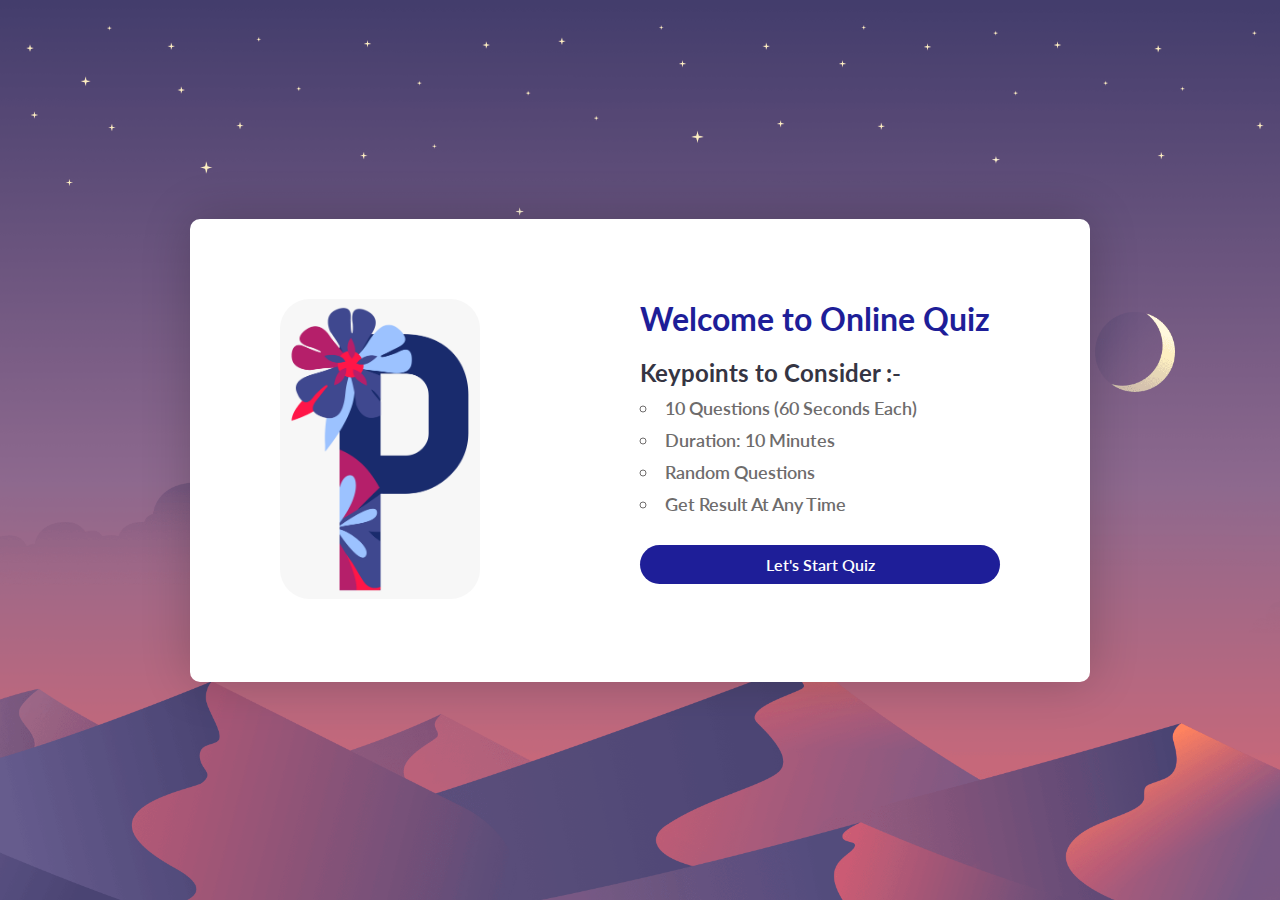
<file: index.html>
<!DOCTYPE html>
<html lang="en">
    <head>
        <meta charset="UTF-8" />
        <meta name="viewport" content="width=device-width, initial-scale=1.0" />
        <title>Online Quiz</title>
        <link rel="stylesheet" href="css/style.css" />
    </head>
    <body>
        <div class="container">
            <div class="left-side">
                <img src="./img/p logo.png" alt="Quiz logo" class="tilt">
            </div>
            <div class="right-side">
                <h1>Welcome to Online Quiz</h1>
                <h2>Keypoints to Consider :-</h2>
                <ul>
                    <li>10 Questions (60 Seconds Each)</li>
                    <li>Duration: 10 Minutes</li>
                    <li>Random Questions</li>
                    <li>Get Result At Any Time</li>
                </ul>
                <a href="./questions.html">Let's Start Quiz</a>
            </div>
        </div>
    </body>
    <script src="js/jquery-3.5.1.min.js"></script>
    <script src="js/tilt.min.js"></script>
    
    <!--to apply titl functionality to the icon on home page-->
    <script>
        $(".tilt").tilt({
            scale: 1.2,
        });
    </script>
</html>
</file>
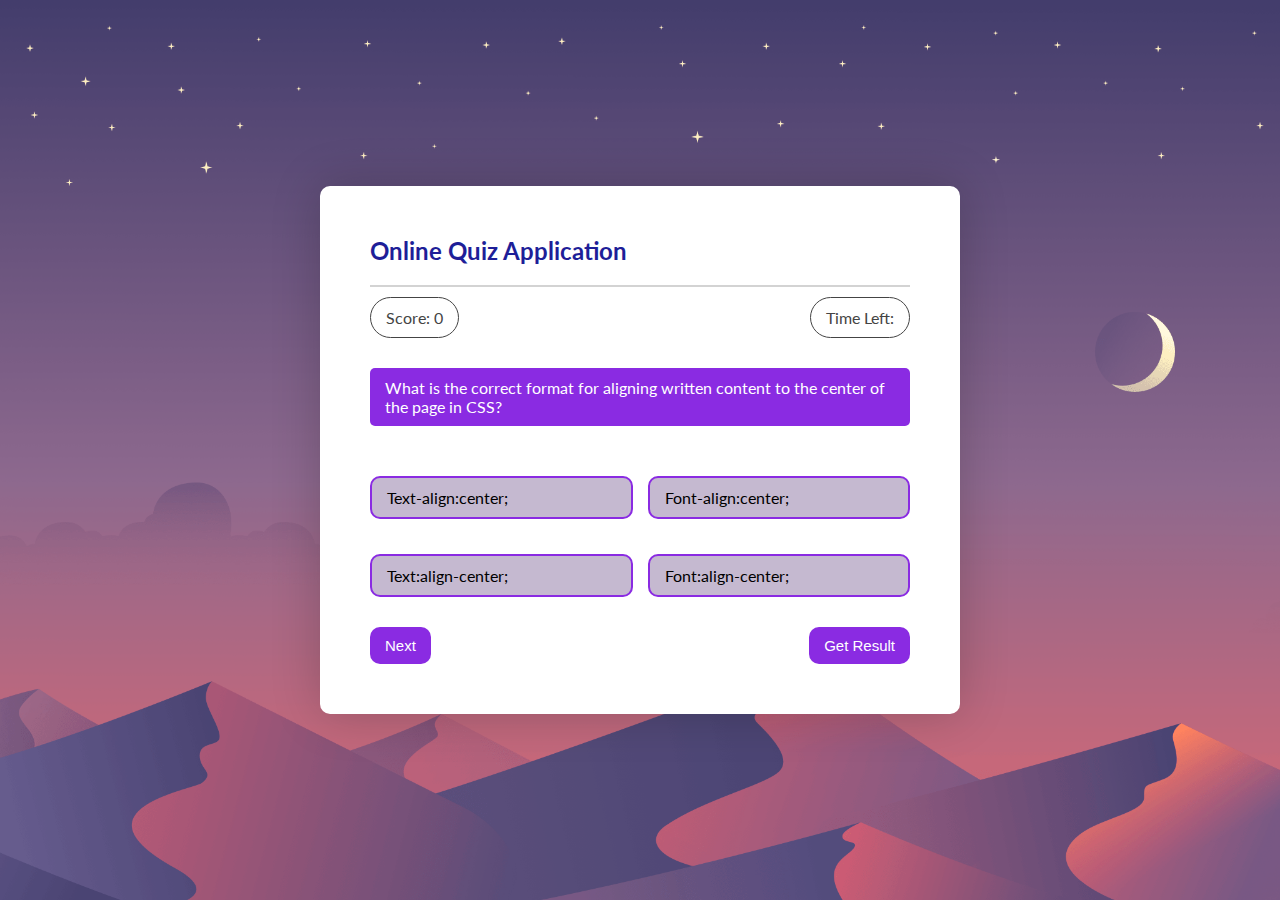
<file: questions.html>
<!DOCTYPE html>
<html lang="en">
    <head>
        <meta charset="UTF-8" />
        <meta name="viewport" content="width=device-width, initial-scale=1.0" />
        <title>Online Quiz</title>
        <link rel="stylesheet" href="css/style.css" />
    </head>
    <body>
        

        <div class="box" id="question-screen" >

            <div class="title">
                Online Quiz Application
            </div>

            <div class="header">
                <div class="score-box">Score: <span>0</span></div>
                <div class="timer-box">Time Left: <span></span></div>
            </div>

            <div class="question-box">
                What does HTML stand for?
            </div>

            <div class="option-box">
                <span onclick="checkAnswer(this)" data-opt="1"></span>
                <span onclick="checkAnswer(this)" data-opt="2"></span>
                <span onclick="checkAnswer(this)" data-opt="3"></span>
                <span onclick="checkAnswer(this)" data-opt="4"></span>
            </div>

            <div class="footer">
                <button onclick="nextQuestion()">Next</button>
                <button onclick="showResult(1)">Get Result</button>
            </div>
        
        </div>





        <div class="box" id="result-screen" style="display:none ;">

            <div class="title">
                Online Quiz Result
            </div>

            <div class="result-box">
                <label>Questions : </label>
                <span id="total-questions">10</span>
                <label>Attempted : </label>
                <span id="attempt-questions">0</span>
                <label>Correct : </label>
                <span id="correct-answers">0</span>
                <label>Wrong : </label>
                <span id="wrong-answers">0</span>
            </div>

            <div class="start-again-box">
                <a href="./index.html">Start Again</a>
            </div>

        </div>



    </body>
    <script src="js/jquery-3.5.1.min.js"></script>
    <script src="js/quiz.js"></script>
    <script src="js/script.js"></script>
</html>
</file>
<file: css/style.css>
@import url('https://fonts.googleapis.com/css2?family=Lato:wght@300;400;700&display=swap');

*{
    margin: 0;
    padding: 0;
    box-sizing: border-box;
}


body {
    font-family: 'Lato', sans-serif;
    background-image: url("../img/bg.png");
    background-size: cover;
    display: flex;
    justify-content: center;
    align-items: center;
    min-height: 100vh;
}

.container{
    width: 900px;
    background-color: white;
    box-shadow: 0 0 50px 0 rgba(0,0,0,0.2);
    min-height: 350px;
    padding: 80px 90px;
    border-radius: 10px;
    display: flex;
}

.left-side,
.right-side{
    width: 50%;
}

.left-side img{
    width: 200px;
    height: 300px;
    border-radius: 30px;
}

.right-side h1{
    color: rgb(30, 30, 152);
}

.right-side h2{
    color: rgb(53, 53, 67);
    margin: 20px auto 10px;
}

.right-side ul{
    color: rgb(110, 108, 108);
    font-size: 18px;
    margin-top: 5px;
    font-weight: 600;
    list-style-type: circle;
    list-style-position: inside;
}

.right-side li{
    margin-top: 10px;
}

.right-side a{
    text-decoration: none;
    background-color: rgb(30, 30, 152);
    border-radius: 20px;
    padding: 10px;
    color: white;
    width: 100%;
    display: inline-block;
    text-align: center;
    margin-top: 30px;
    font-weight: 600;
}

/* end of first page*/

/* start of questions page*/

.box{
    width: 640px;
    background-color: white;
    box-shadow: 0 0 50px 0 rgba(0,0,0,0.2);
    min-height: 350px;
    border-radius: 10px;
    padding: 50px;
}


.title{
    border-bottom: 2px solid lightgray;
    color:rgb(30, 30, 152);
    padding-bottom: 20px;
    margin-bottom: 10px;
    font-weight: 700;
    font-size: 24px;
}

.header{
    margin-bottom:30px;
    display: flex;
    justify-content: space-between;
}

.score-box,
.timer-box{
    border: 1px solid #444;
    border-radius: 30px;
    padding: 10px 15px; 
    color: #444;
}

.question-box{
    background-color: blueviolet;
    color: white;
    border-radius: 5px;
    padding: 10px 15px;

}

.option-box{
    display: grid;
    grid-template-columns: 1fr 1fr;
    margin: 30px 0;
    grid-gap: 15px;
    
}

.option-box span{
    background-color: rgb(197, 185, 208);
    border: 2px solid blueviolet;
    border-radius: 10px;
    margin-top: 20px;
    padding: 10px 15px;
}

.option-box span.right{
    background-color: green;
    border-color: green;
    color: white;
}

.option-box span.wrong{
    background-color: rgb(245, 5, 5);
    border-color: rgb(245, 5, 5);
    color: white;
}


.footer{
    display: flex;
    justify-content: space-between;
}

.footer button{
    background-color: blueviolet;
    color: white;
    border: none;
    border-radius: 10px;
    padding: 10px 15px;
    font-size: 15px;

}

.result-box{
    margin-bottom: 30px;
    display: grid;
    grid-template-columns: 1fr 1fr;
    grid-row-gap: 15px;
    font-size: 20px;
}

.result-box *:nth-child(odd){
    text-align: right;
}

.result-box span{
    font-weight: 700 ;
}


.start-again-box{
    border-top: 2px solid lightgray;
    text-align: center;
}

.start-again-box a{
    background-color: blueviolet;
    color: white;
    border: none;
    border-radius: 10px;
    padding: 10px 15px;
    font-size: 15px;
    text-decoration: none ;
    margin-top: 30px;
    display: inline-block;
    
}

/* end of questions page*/


/* start of media queries*/

@media screen and (max-width: 768px){

    .left-side{
        display: none;
    }
    .container,
    .box{
        width: 424px;
    }
    .right-side{
        width: 100%;
    }

    .right-side h1{
       font-size: 22px;
    }

    .right-side h2{
        font-size: 18px;
        margin-bottom: 20px;
     }

     .right-side li{
        font-size: 15px;
     }

     .option-box{
        grid-template-columns: 1fr;
     }
}





/* end of media queries*/
</file>
